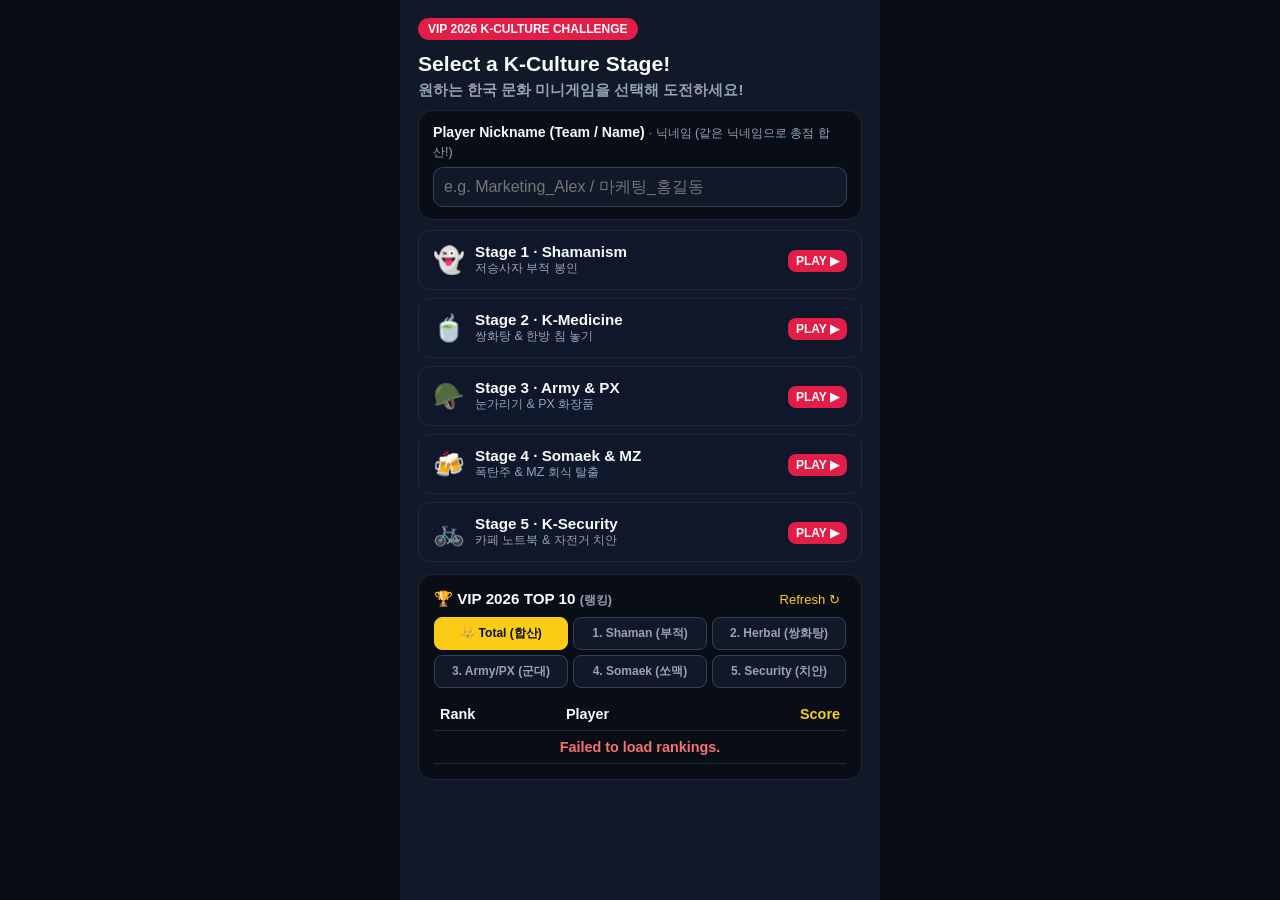
<file: minigame.html>
<!DOCTYPE html>
<html lang="en">
<head>
  <meta charset="UTF-8" />
  <meta name="viewport" content="width=device-width, initial-scale=1.0, maximum-scale=1.0, user-scalable=no" />
  <title>VIP 2026 : K-Culture 5-Stage Challenge</title>
  <link rel="stylesheet" href="./game.css" />
</head>
<body>
<div class="app">
  <!-- 1. 메인 로비 (닉네임 + 스테이지 선택 + 통합/스테이지별 랭킹) -->
  <div id="screen-intro">
    <div>
      <span class="badge">VIP 2026 K-CULTURE CHALLENGE</span>
      <h1>Select a K-Culture Stage!</h1>
      <div class="sub-ko">원하는 한국 문화 미니게임을 선택해 도전하세요!</div>

      <div class="card" style="padding:12px 14px;">
        <label for="nickname" style="font-size:0.88rem;">
          <strong>Player Nickname (Team / Name)</strong>
          <span style="font-size:0.78rem; color:#94a3b8;"> · 닉네임 (같은 닉네임으로 총점 합산!)</span>
        </label>
        <input type="text" id="nickname" placeholder="e.g. Marketing_Alex / 마케팅_홍길동" maxlength="14" style="margin-top:6px; padding:10px;" />
      </div>

      <!-- 5개 스테이지 선택 버튼 리스트 -->
      <div class="stage-select-list" id="stage-list"></div>

      <!-- 실시간 랭킹 보드 (전체 합산 + 스테이지 1~5 탭) -->
      <div class="card" style="margin-top:12px;">
        <div style="display:flex; justify-content:space-between; align-items:center; margin-bottom:8px;">
          <strong style="font-size:0.95rem;">🏆 VIP 2026 TOP 10 <span style="font-size:0.78rem; color:#94a3b8;">(랭킹)</span></strong>
          <button onclick="GameEngine.loadRankings()" style="background:none; border:none; color:#facc15; cursor:pointer; font-size:0.82rem;">Refresh ↻</button>
        </div>
        <div class="rank-tabs" id="lobby-rank-tabs">
          <button class="rank-tab-btn active" onclick="GameEngine.switchRankTab('total', this)">👑 Total (합산)</button>
          <button class="rank-tab-btn" onclick="GameEngine.switchRankTab('stage1', this)">1. Shaman (부적)</button>
          <button class="rank-tab-btn" onclick="GameEngine.switchRankTab('stage2', this)">2. Herbal (쌍화탕)</button>
          <button class="rank-tab-btn" onclick="GameEngine.switchRankTab('stage3', this)">3. Army/PX (군대)</button>
          <button class="rank-tab-btn" onclick="GameEngine.switchRankTab('stage4', this)">4. Somaek (쏘맥)</button>
          <button class="rank-tab-btn" onclick="GameEngine.switchRankTab('stage5', this)">5. Security (치안)</button>
        </div>
        <table>
          <thead><tr><th>Rank</th><th>Player</th><th>Score</th></tr></thead>
          <tbody id="lobby-rank-body"><tr><td colspan="3" style="text-align:center;">Loading...</td></tr></tbody>
        </table>
      </div>
    </div>
  </div>

  <!-- 2. 선택한 스테이지 상세 가이드 -->
  <div id="screen-bridge" class="hidden">
    <div>
      <span class="badge" id="bridge-badge">STAGE 1</span>
      <h1 id="bridge-title">Stage 1</h1>
      <div class="sub-ko" id="bridge-title-ko">제1관문</div>

      <div class="card">
        <p class="story-en" id="bridge-desc-en"></p>
        <p class="story-ko" id="bridge-desc-ko" style="margin-top:6px;"></p>

        <div class="rule-box">
          <div class="rule-title">🎮 How to Play / 조작 방법</div>
          <div class="rule-en" id="bridge-rule-en"></div>
          <div class="rule-ko" id="bridge-rule-ko"></div>
        </div>
      </div>
    </div>
    <div>
      <button class="btn" onclick="GameEngine.launchCurrentStage()">Play Now / 도전 시작 ▶</button>
      <button class="btn btn-secondary" onclick="GameEngine.goHome()">← Back to Stage Menu / 메뉴로 돌아가기</button>
    </div>
  </div>

  <!-- 3. 게임 플레이 화면 -->
  <div id="screen-play" class="hidden">
    <div>
      <div class="hud">
        <span>SCORE: <span id="hud-score">0</span> <span id="hud-combo" class="combo-pill hidden">x1.0</span></span>
        <span id="hud-time">22s</span>
      </div>
      <div class="play-wrapper">
        <div id="play-area"></div>
        <div id="big-combo-toast" class="hidden"></div>
        <div id="countdown-overlay" class="hidden"></div>
      </div>
    </div>
    <div style="text-align:center; color:#cbd5e1; font-size:0.82rem; margin-top:8px; line-height:1.35;" id="play-hint"></div>
    <button class="btn btn-secondary" style="padding:10px; font-size:0.85rem; margin-top:10px;" onclick="GameEngine.goHome()">Quit to Menu / 그만하고 메뉴로</button>
  </div>

  <!-- 4. 스테이지 클리어 결과 & 해당 스테이지/전체 랭킹 -->
  <div id="screen-ending" class="hidden">
    <div>
      <span class="badge" style="background:#16a34a;" id="result-stage-badge">STAGE CLEAR</span>
      <h1 id="ending-title">Stage Complete!</h1>
      <div class="sub-ko" id="ending-sub">스테이지 기록이 저장되었습니다!</div>

      <div class="card" style="text-align:center;">
        <div style="color:#94a3b8; font-size:0.88rem;" id="result-nick"></div>
        <div style="font-size:2.4rem; font-weight:900; color:#facc15; margin:4px 0;" id="result-score">0 pts</div>
        <div style="color:#4ade80; font-weight:bold; font-size:0.9rem;" id="result-total-preview"></div>
        <div style="color:#94a3b8; font-size:0.8rem; margin-top:6px;" id="save-status"></div>
      </div>

      <div class="card">
        <div style="display:flex; justify-content:space-between; align-items:center; margin-bottom:8px;">
          <strong style="font-size:0.95rem;" id="result-board-title">🏆 Stage TOP 10</strong>
          <button onclick="GameEngine.loadRankings()" style="background:none; border:none; color:#facc15; cursor:pointer; font-size:0.82rem;">Refresh ↻</button>
        </div>
        <div class="rank-tabs" id="result-rank-tabs">
          <button class="rank-tab-btn" data-tab="total" onclick="GameEngine.switchRankTab('total', this)">👑 Total (합산)</button>
          <button class="rank-tab-btn" data-tab="stage1" onclick="GameEngine.switchRankTab('stage1', this)">1. Shaman</button>
          <button class="rank-tab-btn" data-tab="stage2" onclick="GameEngine.switchRankTab('stage2', this)">2. Herbal</button>
          <button class="rank-tab-btn" data-tab="stage3" onclick="GameEngine.switchRankTab('stage3', this)">3. Army/PX</button>
          <button class="rank-tab-btn" data-tab="stage4" onclick="GameEngine.switchRankTab('stage4', this)">4. Somaek</button>
          <button class="rank-tab-btn" data-tab="stage5" onclick="GameEngine.switchRankTab('stage5', this)">5. Security</button>
        </div>
        <table>
          <thead><tr><th>Rank</th><th>Player</th><th>Score</th></tr></thead>
          <tbody id="result-rank-body"><tr><td colspan="3" style="text-align:center;">Loading...</td></tr></tbody>
        </table>
      </div>
    </div>
    <div>
      <button class="btn" id="btn-next-stage" onclick="GameEngine.playNextStage()">Play Next Stage / 다음 스테이지 도전 ▶</button>
      <button class="btn btn-secondary" onclick="GameEngine.goHome()">Stage Menu / 스테이지 선택 메뉴로</button>
    </div>
  </div>
</div>

<script>
  // ★ 새로 배포한 Google Apps Script 웹 앱 URL을 입력하세요 ★
  const SCRIPT_URL = "https://script.google.com/macros/s/AKfycbzBhwn3oJNghPm0jmB8BMGHy2OLyO8iwhDSB-yQue6B00iu4dK0WyS_eVs8I-Tuewn3/exec";

  window.GameEngine = {
    stage: 1,
    totalScore: 0, // 현재 플레이 중인 단일 스테이지의 점수
    gameLoop: null,
    timerInterval: null,
    stagesInfo: {},
    stageRunners: {},
    rankingCache: { total: [], stage1: [], stage2: [], stage3: [], stage4: [], stage5: [] },
    activeRankTab: 'total',

    registerStage(num, info, runnerFn) {
      this.stagesInfo[num] = info;
      this.stageRunners[num] = runnerFn;
    },

    // 기기 내 개인 최고 기록 저장/조회 (5개 합산 미리보기용)
    getLocalBest() {
      try {
        return JSON.parse(localStorage.getItem('vip2026_best_scores') || '{}');
      } catch (e) { return {}; }
    },
    saveLocalBest(stageNum, score) {
      const best = this.getLocalBest();
      const key = 'stage' + stageNum;
      if (!best[key] || score > best[key]) {
        best[key] = score;
        localStorage.setItem('vip2026_best_scores', JSON.stringify(best));
      }
      return best;
    },

    renderStageMenu() {
      const listEl = document.getElementById('stage-list');
      const best = this.getLocalBest();
      const shortNames = {
        1: { icon: '👻', en: 'Stage 1 · Shamanism', ko: '저승사자 부적 봉인' },
        2: { icon: '🍵', en: 'Stage 2 · K-Medicine', ko: '쌍화탕 & 한방 침 놓기' },
        3: { icon: '🪖', en: 'Stage 3 · Army & PX', ko: '눈가리기 & PX 화장품' },
        4: { icon: '🍻', en: 'Stage 4 · Somaek & MZ', ko: '폭탄주 & MZ 회식 탈출' },
        5: { icon: '🚲', en: 'Stage 5 · K-Security', ko: '카페 노트북 & 자전거 치안' }
      };

      listEl.innerHTML = [1, 2, 3, 4, 5].map(num => {
        const s = shortNames[num];
        const myScore = best['stage' + num];
        return `
          <button class="stage-card-btn" onclick="GameEngine.selectStage(${num})">
            <div class="stage-card-left">
              <span style="font-size:1.6rem;">${s.icon}</span>
              <div>
                <div style="font-weight:800; font-size:0.95rem;">${s.en}</div>
                <div style="font-size:0.78rem; color:#94a3b8;">${s.ko}</div>
              </div>
            </div>
            <div>
              ${myScore !== undefined
                ? `<span class="stage-best-tag">Best: ${myScore.toLocaleString()}</span>`
                : `<span class="stage-num-badge">PLAY ▶</span>`}
            </div>
          </button>
        `;
      }).join('');
    },

    showOnly(id) {
      ['screen-intro', 'screen-bridge', 'screen-play', 'screen-ending'].forEach(s => {
        document.getElementById(s).classList.add('hidden');
      });
      document.getElementById(id).classList.remove('hidden');
    },

    selectStage(st) {
      const nickInput = document.getElementById('nickname');
      const nick = nickInput.value.trim();
      if (!nick) {
        alert("Please enter your nickname first! / 닉네임을 먼저 입력해주세요!");
        nickInput.focus();
        return;
      }
      localStorage.setItem('vip2026_nick', nick);
      this.openBridge(st);
    },

    openBridge(st) {
      this.clearLoops();
      this.stage = st;
      const info = this.stagesInfo[st];
      document.getElementById('bridge-badge').innerText = info.badge;
      document.getElementById('bridge-title').innerText = info.title;
      document.getElementById('bridge-title-ko').innerText = info.titleKo;
      document.getElementById('bridge-desc-en').innerText = info.descEn;
      document.getElementById('bridge-desc-ko').innerText = info.descKo;
      document.getElementById('bridge-rule-en').innerText = info.ruleEn;
      document.getElementById('bridge-rule-ko').innerText = info.ruleKo;
      this.showOnly('screen-bridge');
    },

    launchCurrentStage() {
      this.clearLoops();
      this.totalScore = 0; // 선택한 해당 스테이지 점수 0점부터 시작
      this.showOnly('screen-play');
      document.getElementById('play-hint').innerText = this.stagesInfo[this.stage].hint;
      document.getElementById('hud-combo').classList.add('hidden');
      document.getElementById('big-combo-toast').classList.add('hidden');
      document.getElementById('countdown-overlay').classList.add('hidden');
      this.stageRunners[this.stage](this);
    },

    updateHud(t, combo = 0, showComboPopup = false) {
      document.getElementById('hud-score').innerText = this.totalScore.toLocaleString();
      document.getElementById('hud-time').innerText = `${t}s`;

      const comboEl = document.getElementById('hud-combo');
      if (combo > 1) {
        comboEl.classList.remove('hidden');
        comboEl.innerText = `${combo} COMBO!`;
        if (showComboPopup) this.triggerComboToast(combo);
      } else {
        comboEl.classList.add('hidden');
      }
    },

    triggerComboToast(combo) {
      const toast = document.getElementById('big-combo-toast');
      toast.innerHTML = `🔥 ${combo} COMBO!`;
      toast.classList.remove('hidden');
      toast.classList.remove('combo-pop-anim');
      void toast.offsetWidth;
      toast.classList.add('combo-pop-anim');
      clearTimeout(this._comboTimer);
      this._comboTimer = setTimeout(() => toast.classList.add('hidden'), 650);
    },

    updateCountdown(timeLeft) {
      const cdEl = document.getElementById('countdown-overlay');
      if (timeLeft <= 3 && timeLeft >= 1) {
        cdEl.innerText = timeLeft;
        cdEl.classList.remove('hidden');
        cdEl.classList.remove('cd-pulse');
        void cdEl.offsetWidth;
        cdEl.classList.add('cd-pulse');
      } else {
        cdEl.classList.add('hidden');
      }
    },

    triggerShake() {
      const area = document.getElementById('play-area');
      area.classList.remove('shake');
      void area.offsetWidth;
      area.classList.add('shake');
    },

    clearLoops() {
      clearInterval(this.gameLoop);
      clearInterval(this.timerInterval);
      const area = document.getElementById('play-area');
      if (area) {
        area.onpointerdown = null;
        area.onpointermove = null;
      }
      const cdEl = document.getElementById('countdown-overlay');
      if (cdEl) cdEl.classList.add('hidden');
    },

    // 개별 스테이지 종료 시 호출 (기존 stage1~5 JS 파일과 100% 호환)
    nextStageOrEnd() {
      this.finishSingleStage();
    },

    async finishSingleStage() {
      this.clearLoops();
      this.showOnly('screen-ending');

      const stKey = 'stage' + this.stage;
      const bestMap = this.saveLocalBest(this.stage, this.totalScore);
      const myTotalSum = Object.values(bestMap).reduce((a, b) => a + b, 0);
      const clearedCnt = Object.keys(bestMap).length;

      const nick = document.getElementById('nickname').value.trim();
      document.getElementById('result-stage-badge').innerText = `STAGE ${this.stage} CLEAR`;
      document.getElementById('ending-title').innerText = this.stagesInfo[this.stage].title;
      document.getElementById('ending-sub').innerText = `${this.stagesInfo[this.stage].titleKo} 완료!`;
      document.getElementById('result-nick').innerText = `Player: ${nick}`;
      document.getElementById('result-score').innerText = `${this.totalScore.toLocaleString()} pts`;
      document.getElementById('result-total-preview').innerText =
        `My Total Best (${clearedCnt}/5 Stages): ${myTotalSum.toLocaleString()} pts`;

      // 다음 스테이지 버튼 표시 여부
      const nextBtn = document.getElementById('btn-next-stage');
      if (this.stage < 5) {
        nextBtn.classList.remove('hidden');
        nextBtn.innerText = `Play Stage ${this.stage + 1} / 다음 스테이지(${this.stage + 1}관문) ▶`;
      } else {
        nextBtn.classList.add('hidden');
      }

      // 결과 화면에서는 방금 깬 스테이지 랭킹 탭을 기본 선택
      this.activeRankTab = stKey;
      this.syncTabButtons();

      const statusEl = document.getElementById('save-status');
      if (SCRIPT_URL.startsWith('http')) {
        statusEl.innerText = "Saving score... / 랭킹에 점수 등록 중...";
        try {
          await fetch(SCRIPT_URL, {
            method: 'POST',
            mode: 'no-cors',
            headers: { 'Content-Type': 'text/plain' },
            body: JSON.stringify({
              game: stKey,
              nickname: nick,
              score: this.totalScore
            })
          });
          statusEl.innerText = "✅ Score Saved! / 랭킹 등록 완료!";
          setTimeout(() => this.loadRankings(), 1200);
        } catch (e) {
          statusEl.innerText = "⚠️ Network error while saving. / 저장 지연";
        }
      } else {
        statusEl.innerText = "Test Mode (Apps Script URL not set)";
      }
    },

    playNextStage() {
      if (this.stage < 5) this.openBridge(this.stage + 1);
      else this.goHome();
    },

    goHome() {
      this.clearLoops();
      this.renderStageMenu();
      this.activeRankTab = 'total';
      this.syncTabButtons();
      this.renderRankingTables();
      this.showOnly('screen-intro');
    },

    switchRankTab(tabKey) {
      this.activeRankTab = tabKey;
      this.syncTabButtons();
      this.renderRankingTables();
    },

    syncTabButtons() {
      // 로비 탭 동기화
      const lobbyBtns = document.querySelectorAll('#lobby-rank-tabs .rank-tab-btn');
      const keys = ['total', 'stage1', 'stage2', 'stage3', 'stage4', 'stage5'];
      lobbyBtns.forEach((btn, idx) => {
        btn.classList.toggle('active', keys[idx] === this.activeRankTab);
      });
      // 결과 화면 탭 동기화
      const resBtns = document.querySelectorAll('#result-rank-tabs .rank-tab-btn');
      resBtns.forEach(btn => {
        btn.classList.toggle('active', btn.dataset.tab === this.activeRankTab);
      });
    },

    renderRankingTables() {
      const list = this.rankingCache[this.activeRankTab] || [];
      const html = !SCRIPT_URL.startsWith('http')
        ? '<tr><td colspan="3" style="text-align:center; color:#94a3b8;">Set Apps Script URL to view live rankings.</td></tr>'
        : !list.length
          ? '<tr><td colspan="3" style="text-align:center; color:#94a3b8;">No records yet. Be the first! / 첫 기록에 도전하세요!</td></tr>'
          : list.map((item, i) => `
              <tr>
                <td>${i === 0 ? '🥇' : i === 1 ? '🥈' : i === 2 ? '🥉' : '#' + (i + 1)}</td>
                <td>${String(item.nickname).replace(/[<>&"']/g, '')}${item.clearedCount ? ` <span style="font-size:0.72rem; color:#94a3b8;">(${item.clearedCount}/5)</span>` : ''}</td>
                <td>${item.score.toLocaleString()}</td>
              </tr>
            `).join('');

      document.getElementById('lobby-rank-body').innerHTML = html;
      document.getElementById('result-rank-body').innerHTML = html;
    },

    async loadRankings() {
      if (!SCRIPT_URL.startsWith('http')) {
        this.renderRankingTables();
        return;
      }
      try {
        const res = await fetch(SCRIPT_URL);
        this.rankingCache = await res.json();
        this.renderRankingTables();
      } catch (e) {
        const errHtml = '<tr><td colspan="3" style="text-align:center; color:#f87171;">Failed to load rankings.</td></tr>';
        document.getElementById('lobby-rank-body').innerHTML = errHtml;
        document.getElementById('result-rank-body').innerHTML = errHtml;
      }
    }
  };

  // 초기 화면 세팅
  document.getElementById('nickname').value = localStorage.getItem('vip2026_nick') || '';
  window.addEventListener('DOMContentLoaded', () => {
    GameEngine.renderStageMenu();
    GameEngine.loadRankings();
  });
</script>

<!-- 기존 스테이지별 JS 파일 그대로 사용 -->
<script src="./js/stage1_shaman.js"></script>
<script src="./js/stage2_medicine.js"></script>
<script src="./js/stage3_army.js"></script>
<script src="./js/stage4_somaek.js"></script>
<script src="./js/stage5_security.js"></script>
</body>
</html>
</file>
<file: game.css>
* { box-sizing: border-box; -webkit-tap-highlight-color: transparent; user-select: none; }
body {
  margin: 0; font-family: -apple-system, BlinkMacSystemFont, "Segoe UI", "Apple SD Gothic Neo", sans-serif;
  background: #090d16; color: #f8fafc; display: flex; justify-content: center;
}
.app {
  width: 100%; max-width: 480px; min-height: 100vh; background: #111827;
  padding: 18px; display: flex; flex-direction: column; justify-content: space-between;
}
.badge {
  display: inline-block; background: #e11d48; color: #fff; font-weight: 800;
  font-size: 0.75rem; padding: 4px 10px; border-radius: 20px; margin-bottom: 6px;
}
h1 { font-size: 1.32rem; margin: 4px 0 4px; line-height: 1.3; }
.sub-ko { font-size: 0.92rem; color: #94a3b8; margin-bottom: 10px; font-weight: 600; }
p.story-en { color: #f1f5f9; line-height: 1.5; font-size: 0.95rem; margin: 0 0 6px; }
p.story-ko { color: #94a3b8; line-height: 1.45; font-size: 0.85rem; word-break: keep-all; margin: 0; }
.card {
  background: #090d16; border: 1px solid #1f2937; border-radius: 14px;
  padding: 15px; margin: 10px 0;
}
.rule-box {
  margin-top: 12px; padding: 12px; background: #1e293b; border-radius: 10px;
  border-left: 4px solid #facc15;
}
.rule-title { font-size: 0.78rem; font-weight: 800; color: #facc15; text-transform: uppercase; margin-bottom: 4px; }
.rule-en { font-size: 0.92rem; font-weight: 700; color: #fff; margin-bottom: 3px; }
.rule-ko { font-size: 0.82rem; color: #cbd5e1; word-break: keep-all; }

input[type="text"] {
  width: 100%; padding: 13px; font-size: 1rem; border: 1.5px solid #374151;
  background: #111827; color: #fff; border-radius: 10px; margin-top: 8px; user-select: text;
}
.btn {
  width: 100%; padding: 15px; font-size: 1.02rem; font-weight: bold;
  border: none; border-radius: 12px; cursor: pointer; background: #e11d48;
  color: #fff; margin-top: 8px; transition: transform 0.08s;
}
.btn:active { transform: scale(0.97); }
.hidden { display: none !important; }

/* 5단계 진행 바 */
.progress-wrap { display: flex; gap: 4px; margin-bottom: 12px; }
.step-bar { flex: 1; height: 6px; background: #1f2937; border-radius: 4px; }
.step-bar.active { background: #facc15; }

/* HUD, 콤보 팝업 & 3-2-1 카운트다운 */
.hud {
  display: flex; justify-content: space-between; align-items: center;
  font-weight: bold; font-size: 1.05rem; margin-bottom: 8px; color: #facc15;
}
.combo-pill {
  background: #f59e0b; color: #090d16; padding: 2px 8px; border-radius: 12px; font-size: 0.82rem; font-weight: 900;
}
.play-wrapper { position: relative; width: 100%; height: 370px; }
#play-area {
  position: relative; width: 100%; height: 100%; background: #090d16;
  border: 1.5px solid #1f2937; border-radius: 14px; overflow: hidden; touch-action: none;
}

/* 화면 중앙 대형 콤보 팝업 */
#big-combo-toast {
  position: absolute; top: 54px; left: 50%; transform: translateX(-50%);
  background: linear-gradient(135deg, #facc15 0%, #f97316 100%);
  color: #090d16; font-weight: 900; font-size: 1.35rem;
  padding: 6px 18px; border-radius: 30px;
  box-shadow: 0 6px 20px rgba(250, 204, 21, 0.65);
  border: 2px solid #fff; pointer-events: none; z-index: 30; white-space: nowrap;
}
.combo-pop-anim { animation: comboPop 0.65s cubic-bezier(0.18, 0.89, 0.32, 1.28) forwards; }
@keyframes comboPop {
  0% { transform: translate(-50%, 10px) scale(0.5); opacity: 0; }
  30% { transform: translate(-50%, 0px) scale(1.15); opacity: 1; }
  80% { transform: translate(-50%, -4px) scale(1); opacity: 1; }
  100% { transform: translate(-50%, -14px) scale(0.9); opacity: 0; }
}

/* 종료 3, 2, 1 거대 카운트다운 */
#countdown-overlay {
  position: absolute; top: 50%; left: 50%; transform: translate(-50%, -50%);
  font-size: 6.5rem; font-weight: 900; color: rgba(250, 204, 21, 0.85);
  text-shadow: 0 0 30px rgba(239, 68, 68, 0.9);
  pointer-events: none; z-index: 40;
}
.cd-pulse { animation: cdPulse 0.85s ease-out forwards; }
@keyframes cdPulse {
  0% { transform: translate(-50%, -50%) scale(1.5); opacity: 0.2; }
  35% { transform: translate(-50%, -50%) scale(1); opacity: 0.95; }
  100% { transform: translate(-50%, -50%) scale(0.85); opacity: 0; }
}

@keyframes shake {
  0%, 100% { transform: translateX(0); }
  25% { transform: translateX(-6px); }
  75% { transform: translateX(6px); }
}
.shake { animation: shake 0.2s ease-in-out; border-color: #ef4444 !important; }
.top-banner {
  padding: 8px 10px; text-align: center; font-weight: 800; font-size: 0.85rem;
  background: #1e293b; color: #facc15; border-bottom: 1px solid #334155; line-height: 1.3;
}

/* [1관문] 샤머니즘 */
.shaman-stage {
  position: relative; width: 100%; height: calc(100% - 46px);
  background: radial-gradient(circle at 50% 35%, #1e1b4b 0%, #090d16 75%);
  display: flex; flex-direction: column; align-items: center; justify-content: center;
}
#talisman-card {
  position: relative; width: 84px; height: 124px;
  background: linear-gradient(180deg, #fef08a 0%, #facc15 100%);
  border: 3px solid #dc2626; border-radius: 8px;
  box-shadow: 0 0 28px rgba(250, 204, 21, 0.55);
  display: flex; flex-direction: column; align-items: center; justify-content: center;
  color: #dc2626; font-weight: 900; z-index: 1;
}
#talisman-card .spell { font-size: 1.55rem; line-height: 1.05; letter-spacing: -2px; writing-mode: vertical-rl; text-orientation: upright; }
#talisman-card .seal-tag { position: absolute; bottom: -24px; font-size: 0.72rem; color: #facc15; white-space: nowrap; font-weight: 800; }
#reaper-rail { position: absolute; top: 46%; left: 16px; right: 16px; height: 90px; transform: translateY(-50%); z-index: 2; pointer-events: none; }
#moving-reaper { position: absolute; top: 0; left: 0; width: 76px; height: 90px; display: flex; flex-direction: column; align-items: center; justify-content: center; filter: drop-shadow(0 0 12px rgba(239, 68, 68, 0.85)); }
.reaper-hat { width: 58px; height: 10px; background: #0f172a; border: 1.5px solid #64748b; border-radius: 50%; position: relative; margin-bottom: -2px; }
.reaper-hat::before { content: ""; position: absolute; bottom: 6px; left: 50%; transform: translateX(-50%); width: 26px; height: 16px; background: #0f172a; border: 1.5px solid #64748b; border-bottom: none; border-radius: 4px 4px 0 0; }
.reaper-face { font-size: 2.5rem; line-height: 1; }
.reaper-label { font-size: 0.68rem; font-weight: 800; background: #dc2626; color: #fff; padding: 1px 6px; border-radius: 8px; margin-top: 2px; }
.sealed-stamp { position: absolute; top: 18px; font-size: 1.3rem; font-weight: 900; background: #fef08a; color: #dc2626; border: 2px solid #dc2626; padding: 2px 6px; border-radius: 4px; transform: rotate(-12deg); }

/* [2관문] 쌍화탕 & 한방 침 놓기 */
.herbal-stage { position: relative; width: 100%; height: calc(100% - 46px); background: linear-gradient(180deg, #1c1917 0%, #292524 75%, #44403c 100%); overflow: hidden; }
.wood-table { position: absolute; bottom: 0; left: 0; width: 100%; height: 22px; background: #78350f; border-top: 3px solid #92400e; }
#medicine-pot { position: absolute; bottom: 14px; left: 140px; width: 68px; height: 52px; background: radial-gradient(circle at 35% 35%, #57534e 0%, #292524 75%, #0c0a09 100%); border-radius: 20px 20px 24px 24px; border: 2px solid #a8a29e; box-shadow: 0 6px 14px rgba(0, 0, 0, 0.7); display: flex; align-items: center; justify-content: center; transition: transform 0.1s ease-out, opacity 0.15s; z-index: 3; }
#medicine-pot::after { content: ""; position: absolute; right: -16px; top: 18px; width: 18px; height: 10px; background: #78350f; border: 1.5px solid #92400e; border-radius: 0 6px 6px 0; }
#medicine-pot::before { content: ""; position: absolute; top: -5px; left: 6px; right: 6px; height: 9px; background: #44403c; border: 1.5px solid #a8a29e; border-radius: 50%; }
#medicine-pot .pot-tag { font-size: 0.65rem; font-weight: 900; color: #fde68a; background: rgba(0, 0, 0, 0.55); padding: 1px 5px; border-radius: 6px; margin-top: 4px; }
.falling-item { position: absolute; width: 46px; height: 46px; border-radius: 50%; display: flex; align-items: center; justify-content: center; font-size: 28px; z-index: 2; }
.item-good { background: rgba(250, 204, 21, 0.18); border: 2px solid rgba(250, 204, 21, 0.65); box-shadow: 0 0 12px rgba(250, 204, 21, 0.35); }
.item-bomb { background: rgba(239, 68, 68, 0.28); border: 2.5px solid #ef4444; box-shadow: 0 0 18px rgba(239, 68, 68, 0.8); }
.acu-stage { position: relative; width: 100%; height: calc(100% - 46px); background: radial-gradient(circle at 50% 50%, #3f2e21 0%, #1c1917 85%); display: flex; align-items: center; justify-content: center; overflow: hidden; }
.body-diagram { position: relative; width: 280px; height: 260px; background: rgba(254, 243, 199, 0.07); border: 2px dashed rgba(251, 191, 36, 0.35); border-radius: 28px; display: flex; align-items: center; justify-content: center; }
.body-bg-emoji { font-size: 9.5rem; opacity: 0.16; pointer-events: none; }
.acu-point { position: absolute; width: 58px; height: 58px; border-radius: 50%; background: radial-gradient(circle, #ef4444 25%, rgba(239, 68, 68, 0.3) 65%, transparent 100%); border: 2.5px solid #fca5a5; display: flex; flex-direction: column; align-items: center; justify-content: center; cursor: pointer; animation: pulsePoint 0.7s infinite alternate; z-index: 5; }
@keyframes pulsePoint { 0% { transform: scale(0.92); box-shadow: 0 0 8px #ef4444; } 100% { transform: scale(1.08); box-shadow: 0 0 22px #facc15; } }
.acu-point span.pt-label { font-size: 0.62rem; font-weight: 900; color: #fff; background: rgba(0,0,0,0.65); padding: 1px 4px; border-radius: 4px; margin-top: 2px; }
.needle-stuck { position: absolute; font-size: 2.1rem; pointer-events: none; transform: translate(-10%, -65%) rotate(-25deg); z-index: 6; animation: needleDrop 0.15s ease-out; }
@keyframes needleDrop { 0% { transform: translate(20%, -130%) rotate(-25deg) scale(1.4); opacity: 0.3; } 100% { transform: translate(-10%, -65%) rotate(-25deg) scale(1); opacity: 1; } }
.float-score { position: absolute; font-weight: 900; font-size: 1.05rem; pointer-events: none; animation: floatUp 0.55s ease-out forwards; z-index: 10; }
@keyframes floatUp { 0% { opacity: 1; transform: translateY(0); } 100% { opacity: 0; transform: translateY(-32px); } }

/* [3관문] 군대 눈가리기 & PX */
#dark-room { position: relative; width: 100%; height: calc(100% - 46px); background: #030712; overflow: hidden; }
#senior-hands-overlay { position: absolute; inset: 0; background: rgba(0, 0, 0, 0.92); display: flex; flex-direction: column; align-items: center; justify-content: center; z-index: 10; text-align: center; padding: 20px; transition: opacity 0.4s; }
.hands-emoji { font-size: 4.5rem; letter-spacing: 12px; animation: handsCover 0.6s ease-out; }
@keyframes handsCover { 0% { transform: scale(1.6); opacity: 0; } 100% { transform: scale(1); opacity: 1; } }
.senior-quote { margin-top: 14px; background: #1e293b; border: 1.5px solid #facc15; padding: 12px 16px; border-radius: 14px; color: #facc15; font-weight: 800; font-size: 1rem; line-height: 1.4; }
#hidden-lantern { position: absolute; width: 68px; height: 68px; border-radius: 50%; background: radial-gradient(circle, rgba(250,204,21,0.35) 0%, transparent 70%); display: flex; flex-direction: column; align-items: center; justify-content: center; font-size: 38px; opacity: 0; transition: opacity 0.1s; }
#flashlight-circle { position: absolute; width: 130px; height: 130px; border-radius: 50%; background: radial-gradient(circle, rgba(254, 240, 138, 0.42) 0%, rgba(250, 204, 21, 0.12) 45%, rgba(0,0,0,0) 70%); pointer-events: none; transform: translate(-50%, -50%); display: none; }
.px-store-bg { width: 100%; height: calc(100% - 46px); background: linear-gradient(180deg, #064e3b 0%, #0f172a 45%); display: flex; flex-direction: column; justify-content: space-between; padding: 14px 0; }
.px-signboard { margin: 0 14px; padding: 8px 12px; background: #022c22; border: 1.5px solid #10b981; border-radius: 10px; display: flex; justify-content: space-between; align-items: center; font-size: 0.82rem; font-weight: 800; color: #6ee7b7; }
.conveyor-belt { position: relative; width: 100%; height: 148px; background: #1e293b; border-top: 4px solid #475569; border-bottom: 4px solid #475569; overflow: hidden; display: flex; align-items: center; }
.belt-item { position: absolute; top: 18px; width: 82px; height: 106px; border-radius: 14px; display: flex; flex-direction: column; align-items: center; justify-content: center; cursor: pointer; box-shadow: 0 6px 14px rgba(0, 0, 0, 0.45); }
.belt-cosmetic { background: linear-gradient(180deg, #065f46 0%, #022c22 100%); border: 2px solid #34d399; }
.belt-military { background: linear-gradient(180deg, #450a0a 0%, #1c1917 100%); border: 2px dashed #ef4444; }
.belt-item .item-icon { font-size: 2.5rem; line-height: 1.1; }
.belt-item .item-name { font-size: 0.72rem; font-weight: 900; margin-top: 4px; text-align: center; line-height: 1.15; }
.belt-item .item-sub { font-size: 0.65rem; opacity: 0.85; }

/* [4관문] 쏘맥 & MZ 회식 탈출 */
.somaek-stage { display: flex; flex-direction: column; align-items: center; justify-content: space-between; height: calc(100% - 46px); padding: 12px 14px; background: linear-gradient(180deg, #1c1917 0%, #292524 100%); }
.glasses-row { display: flex; gap: 14px; align-items: flex-end; justify-content: center; margin-top: 8px; height: 155px; }
.cup-unit { display: flex; flex-direction: column; align-items: center; position: relative; transition: transform 0.2s; }
.cup-unit.active-cup { transform: scale(1.08); }
.shot-top { width: 26px; height: 22px; border: 2px solid #86efac; border-top: none; background: rgba(134, 239, 172, 0.25); border-radius: 0 0 6px 6px; margin-bottom: 2px; transition: transform 0.35s ease-in; }
.shot-fallen { transform: translateY(35px) rotate(75deg); opacity: 0.4; }
.beer-glass { position: relative; width: 64px; height: 120px; border: 3px solid #cbd5e1; border-top: none; border-radius: 0 0 12px 12px; overflow: hidden; background: rgba(15, 23, 42, 0.85); }
.active-cup .beer-glass { border-color: #facc15; box-shadow: 0 0 15px rgba(250,204,21,0.4); }
.soju-layer { position: absolute; bottom: 0; left: 0; width: 100%; height: 0%; background: rgba(186, 230, 253, 0.55); transition: height 0.04s linear; }
.beer-layer { position: absolute; bottom: 0; left: 0; width: 100%; height: 0%; background: linear-gradient(to top, #d97706 0%, #f59e0b 80%, #ffffff 100%); transition: height 0.04s linear; }
.line-soju { position: absolute; bottom: 26%; left: 0; width: 100%; height: 12%; border-top: 2px dashed #38bdf8; border-bottom: 2px dashed #38bdf8; background: rgba(56, 189, 248, 0.2); z-index: 3; }
.line-beer { position: absolute; bottom: 74%; left: 0; width: 100%; height: 14%; border-top: 2px dashed #4ade80; border-bottom: 2px dashed #4ade80; background: rgba(74, 222, 128, 0.22); z-index: 3; }
.pour-btn { width: 100%; padding: 15px; border-radius: 12px; border: none; font-weight: 900; font-size: 1rem; transition: background 0.15s; }
.btn-soju-mode { background: #16a34a; color: #fff; }
.btn-beer-mode { background: #f59e0b; color: #090d16; }

#mz-cutscene { position: absolute; inset: 0; background: rgba(9, 13, 22, 0.95); display: flex; flex-direction: column; align-items: center; justify-content: center; z-index: 15; padding: 20px; text-align: center; transition: opacity 0.35s; }
.boss-bubble { background: #7f1d1d; border: 1.5px solid #f87171; color: #fecaca; padding: 10px 14px; border-radius: 14px; font-size: 0.88rem; font-weight: 800; margin-bottom: 12px; width: 100%; }
.mz-bubble { background: #1e3a8a; border: 1.5px solid #60a5fa; color: #dbeafe; padding: 12px 14px; border-radius: 14px; font-size: 0.95rem; font-weight: 900; width: 100%; }
.lanes-wrap { display: grid; grid-template-columns: repeat(3, 1fr); height: calc(100% - 96px); position: relative; background: linear-gradient(180deg, #090d16 0%, #1e1b4b 100%); overflow: hidden; }
.lane { border-right: 1.5px dashed #334155; position: relative; }
.lane:last-child { border-right: none; }
#mz-runner { position: absolute; bottom: 10px; width: 33.33%; display: flex; flex-direction: column; align-items: center; transition: left 0.09s ease-out; z-index: 5; }
.runner-tag { font-size: 0.65rem; font-weight: 900; background: #3b82f6; color: #fff; padding: 1px 6px; border-radius: 6px; margin-top: -2px; }
.road-item { position: absolute; width: 33.33%; display: flex; flex-direction: column; align-items: center; justify-content: center; z-index: 4; }
.road-badge { font-size: 0.64rem; font-weight: 900; padding: 2px 5px; border-radius: 6px; white-space: nowrap; margin-top: 1px; }
.badge-good { background: #065f46; color: #6ee7b7; border: 1px solid #34d399; }
.badge-trap { background: #7f1d1d; color: #fecaca; border: 1px solid #f87171; }
.lane-controls { display: grid; grid-template-columns: 1fr 1fr; gap: 8px; padding: 8px; background: #111827; border-top: 1px solid #1f2937; }
.lane-btn { padding: 11px; font-size: 0.95rem; font-weight: 800; border: none; border-radius: 10px; background: #1e293b; color: #f8fafc; border: 1px solid #475569; }
.lane-btn:active { background: #3b82f6; border-color: #93c5fd; }

/* [5관문] 서울 카페 & 자전거 치안 */
.security-scene { display: flex; flex-direction: column; height: calc(100% - 46px); background: #0f172a; }
.zone-box { flex: 1; padding: 10px 12px; display: flex; flex-direction: column; justify-content: space-between; }
.zone-cafe { background: linear-gradient(180deg, #1e293b 0%, #0f172a 100%); border-bottom: 2px dashed #475569; }
.zone-street { background: linear-gradient(180deg, #18181b 0%, #27272a 100%); }
.zone-header { display: flex; justify-content: space-between; align-items: center; font-size: 0.76rem; font-weight: 800; }
.spots-row { display: grid; grid-template-columns: repeat(3, 1fr); gap: 8px; height: 92px; }
.spot-card { background: rgba(15, 23, 42, 0.85); border: 1.5px solid #334155; border-radius: 12px; display: flex; flex-direction: column; align-items: center; justify-content: center; position: relative; cursor: pointer; overflow: hidden; }
.spot-icon { font-size: 2.1rem; line-height: 1; }
.spot-status { font-size: 0.65rem; font-weight: 800; margin-top: 4px; }
.thief-alert { border-color: #facc15 !important; background: rgba(250, 204, 21, 0.14) !important; animation: pulseBike 0.45s infinite alternate; }
@keyframes pulseBike { 0% { transform: scale(0.97); } 100% { transform: scale(1.03); } }
.thief-badge { position: absolute; top: 3px; right: 4px; font-size: 1.15rem; animation: sneakIn 0.3s ease-out; }
@keyframes sneakIn { 0% { transform: translateX(15px); opacity: 0; } 100% { transform: translateX(0); opacity: 1; } }

/* 랭킹 테이블 */
table { width: 100%; border-collapse: collapse; font-size: 0.9rem; }
th, td { padding: 8px 6px; text-align: left; border-bottom: 1px solid #1f2937; }
th:last-child, td:last-child { text-align: right; font-weight: bold; color: #facc15; }

/* 스테이지 선택 메뉴 리스트 */
.stage-select-list { display: flex; flex-direction: column; gap: 8px; margin: 10px 0; }
.stage-card-btn {
  display: flex; justify-content: space-between; align-items: center;
  background: #0f172a; border: 1.5px solid #1f2937; border-radius: 12px;
  padding: 12px 14px; cursor: pointer; text-align: left; color: #f8fafc;
  transition: border-color 0.15s, background 0.15s;
}
.stage-card-btn:active { background: #1e293b; border-color: #facc15; }
.stage-card-left { display: flex; align-items: center; gap: 10px; }
.stage-num-badge {
  background: #e11d48; color: #fff; font-weight: 900; font-size: 0.75rem;
  padding: 4px 8px; border-radius: 8px; white-space: nowrap;
}
.stage-best-tag {
  font-size: 0.76rem; font-weight: 800; color: #4ade80;
  background: rgba(74, 222, 128, 0.12); padding: 3px 8px; border-radius: 8px; white-space: nowrap;
}

/* 랭킹 탭 버튼 (전체 합산 + 스테이지 1~5) */
.rank-tabs {
  display: grid; grid-template-columns: repeat(3, 1fr); gap: 5px; margin-bottom: 10px;
}
.rank-tab-btn {
  padding: 7px 4px; font-size: 0.75rem; font-weight: 800; border-radius: 8px;
  border: 1px solid #334155; background: #111827; color: #94a3b8; cursor: pointer;
}
.rank-tab-btn.active {
  background: #facc15; color: #090d16; border-color: #facc15;
}
.btn-secondary { background: #1e293b; color: #e2e8f0; border: 1px solid #334155; }
</file>
